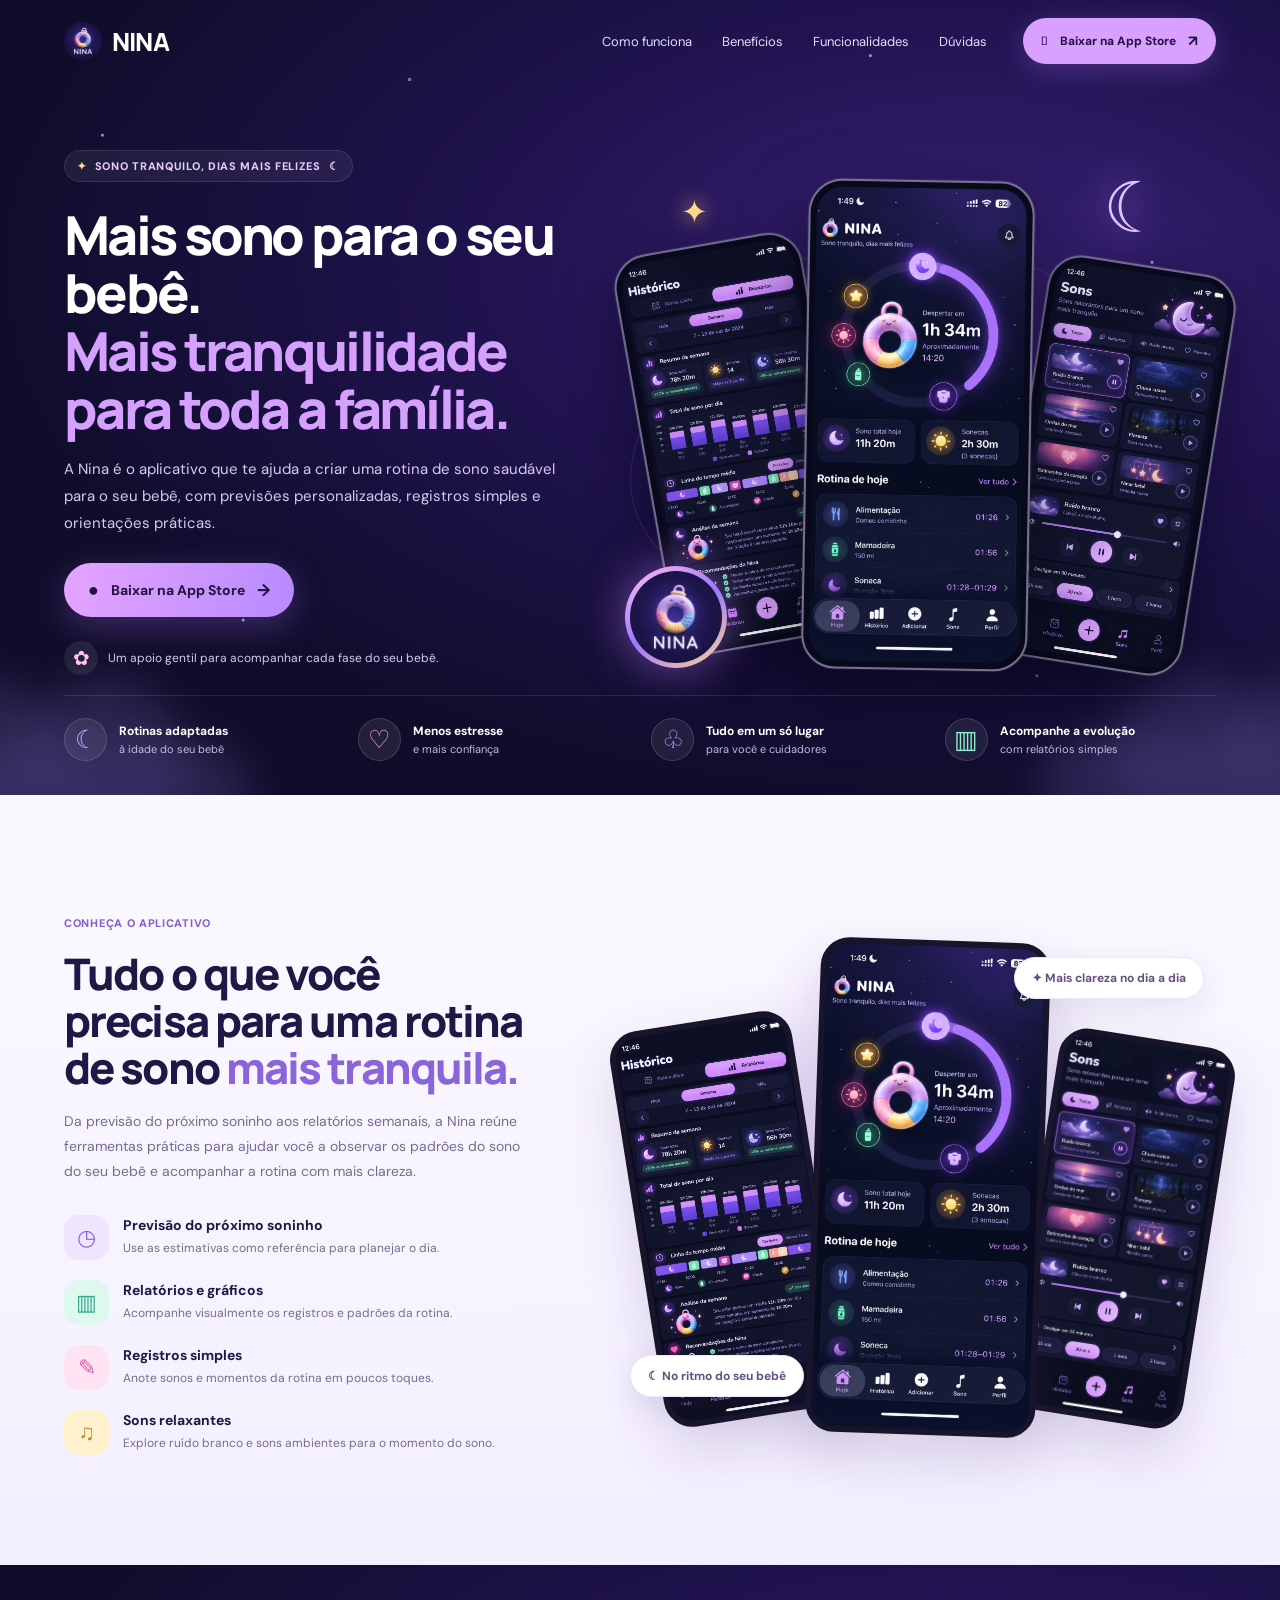
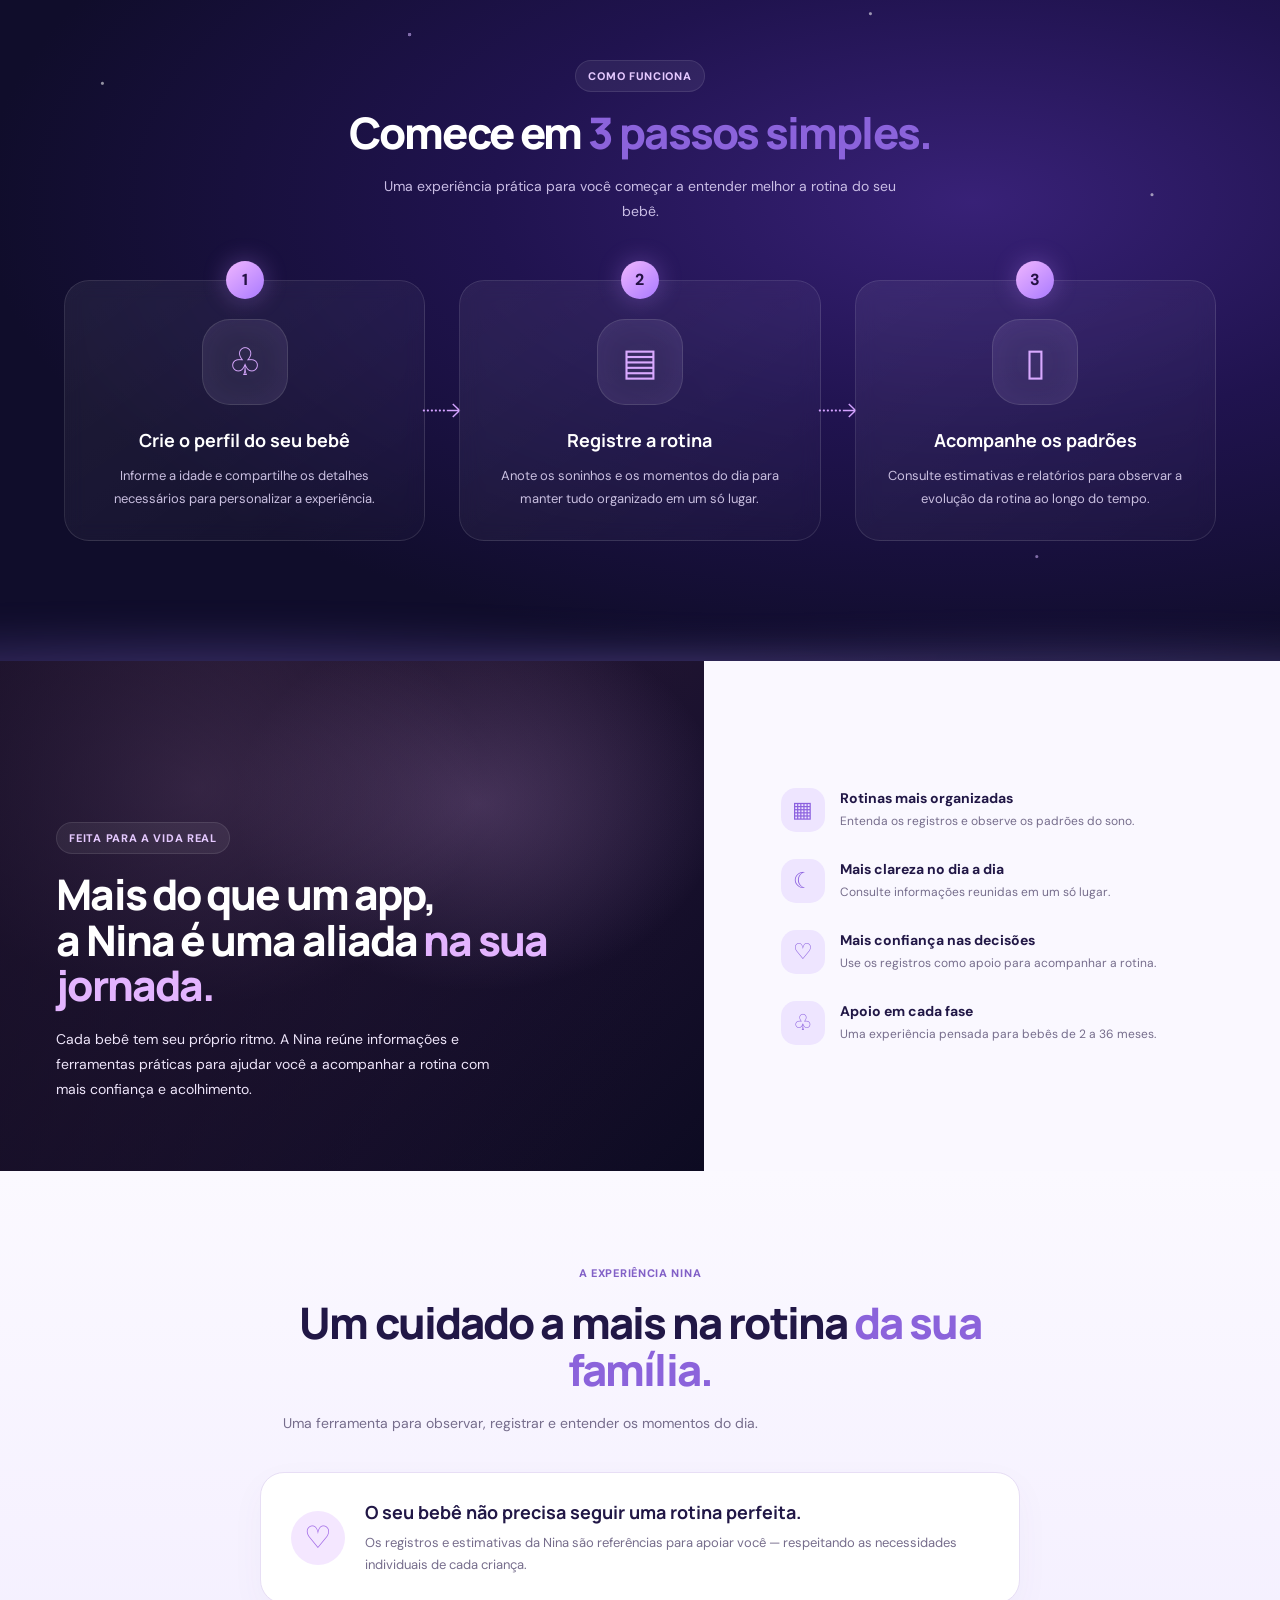
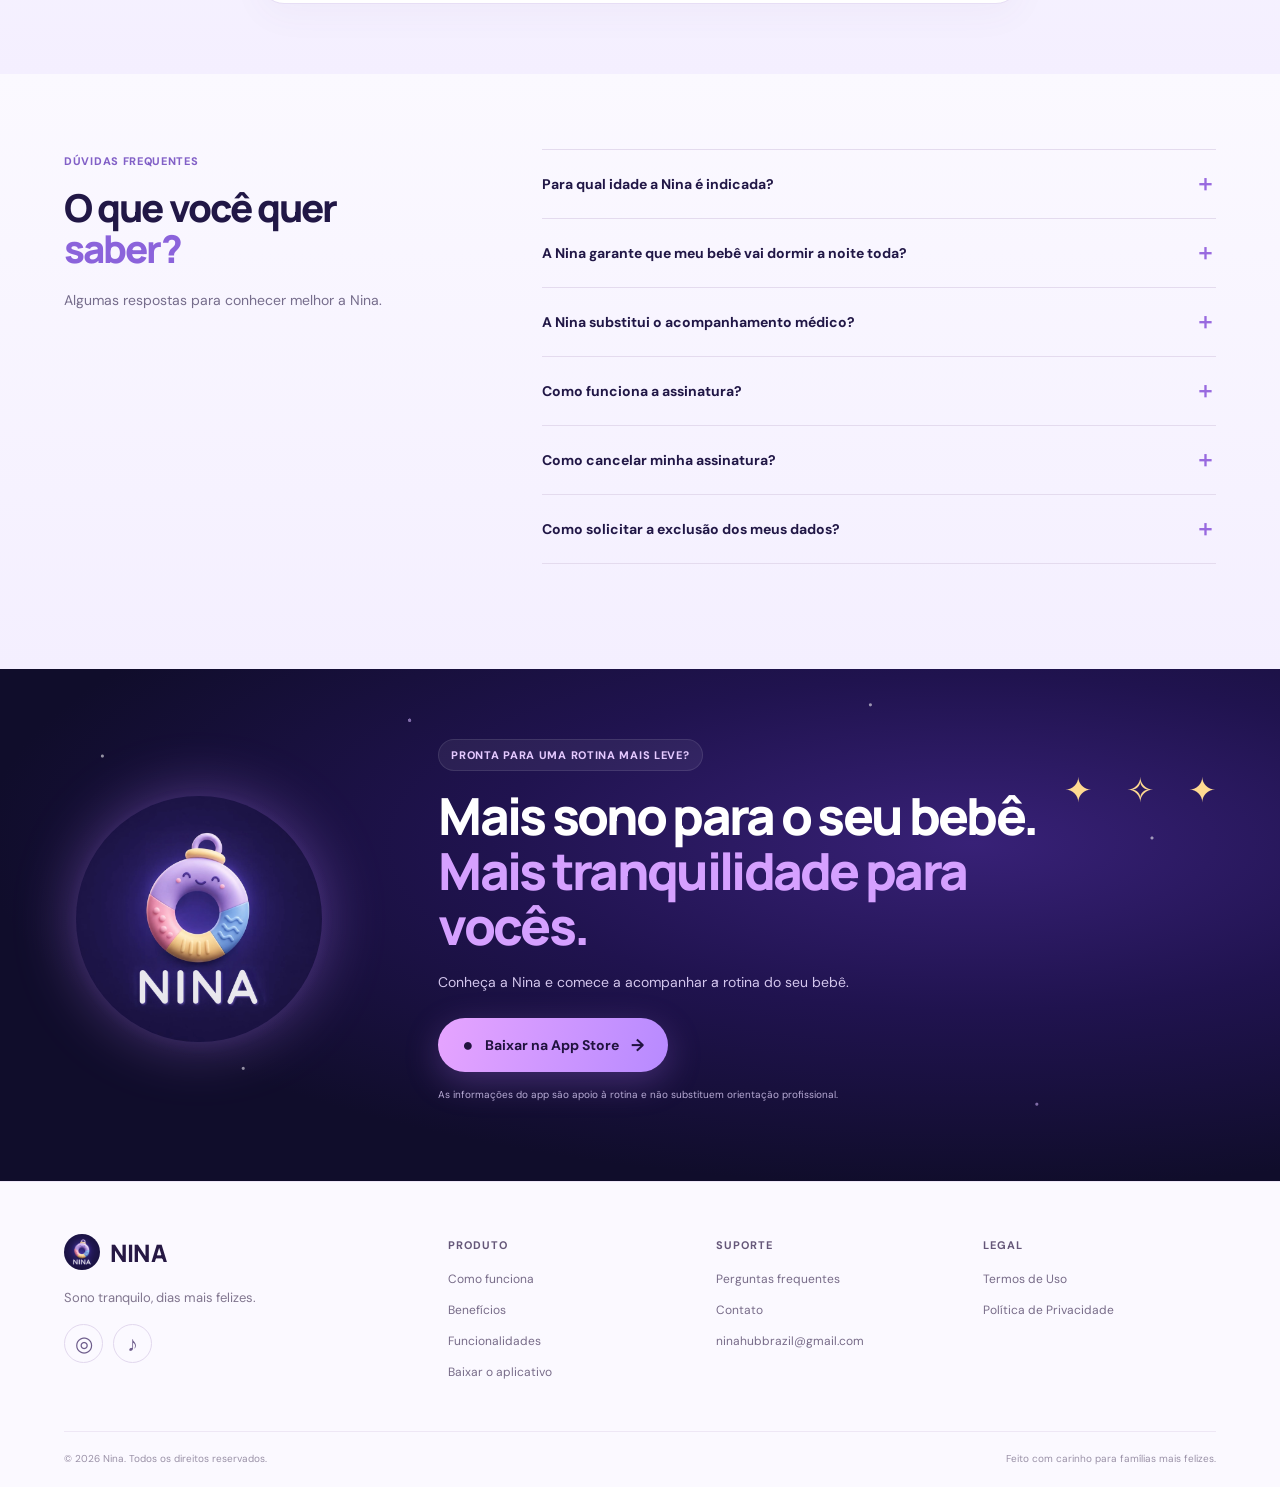
<file: index.html>
<!doctype html>
<html lang="pt-BR">
<head>
  <meta charset="utf-8"><meta name="viewport" content="width=device-width, initial-scale=1">
  <meta name="theme-color" content="#100d2b"><meta name="description" content="Conheça a Nina: acompanhe o sono do seu bebê, entenda a rotina e encontre mais tranquilidade no dia a dia.">
  <meta property="og:title" content="Nina — Mais sono para o seu bebê. Mais tranquilidade para toda a família."><meta property="og:description" content="Acompanhe o sono e a rotina do seu bebê com a Nina.">
  <title>Nina — Sono tranquilo, dias mais felizes</title>
  <link rel="icon" href="./assets/logo-nina.webp" type="image/webp">
  <link rel="preconnect" href="https://fonts.googleapis.com"><link rel="preconnect" href="https://fonts.gstatic.com" crossorigin>
  <link href="https://fonts.googleapis.com/css2?family=DM+Sans:wght@400;500;600;700&family=Manrope:wght@400;500;600;700;800&display=swap" rel="stylesheet">
  <link rel="stylesheet" href="./styles.css">
</head>
<body>
  <header class="header" id="top">
    <a class="brand" href="#top" aria-label="Nina, início"><img src="./assets/logo-nina.webp" alt=""><span>NINA</span></a>
    <nav class="nav" id="nav"><a href="#como-funciona">Como funciona</a><a href="#beneficios">Benefícios</a><a href="#funcionalidades">Funcionalidades</a><a href="#duvidas">Dúvidas</a></nav>
    <a class="button button-nav app-link" data-app-link href="#download"> <span>Baixar na App Store</span><b>↗</b></a>
    <button class="menu-toggle" aria-label="Abrir menu" aria-expanded="false" aria-controls="nav"><span></span><span></span></button>
  </header>

  <main>
    <section class="hero night-scene">
      <div class="stars stars-one" aria-hidden="true"></div><div class="cloud cloud-left" aria-hidden="true"></div><div class="cloud cloud-right" aria-hidden="true"></div>
      <div class="hero-inner wrap">
        <div class="hero-copy reveal">
          <div class="eyebrow eyebrow-dark"><span class="eyebrow-star">✦</span> Sono tranquilo, dias mais felizes <span>☾</span></div>
          <h1>Mais sono para o seu bebê.<br><em>Mais tranquilidade para toda a família.</em></h1>
          <p>A Nina é o aplicativo que te ajuda a criar uma rotina de sono saudável para o seu bebê, com previsões personalizadas, registros simples e orientações práticas.</p>
          <a class="button button-primary app-link" data-app-link href="#download"><span class="apple">●</span> Baixar na App Store <b>→</b></a>
          <div class="hero-note"><span class="mini-teether">✿</span><span>Um apoio gentil para acompanhar cada fase do seu bebê.</span></div>
        </div>
        <div class="hero-art" aria-label="Telas do aplicativo Nina em três celulares">
          <div class="orb orb-large" aria-hidden="true"></div><div class="orbit orbit-a" aria-hidden="true"></div><div class="orbit orbit-b" aria-hidden="true"></div>
          <div class="phone phone-back phone-left float-slow"><div class="phone-screen"><img src="./assets/weekly-report.webp" alt="Relatórios semanais de sono no aplicativo Nina"></div></div>
          <div class="phone phone-main float-gentle"><div class="phone-screen"><img src="./assets/home-screen.webp" alt="Tela Hoje da Nina com previsão do próximo soninho e rotina diária"></div></div>
          <div class="phone phone-back phone-right float-reverse"><div class="phone-screen"><img src="./assets/sounds-screen.webp" alt="Tela de sons relaxantes e ruído branco da Nina"></div></div>
          <div class="teether-float" aria-hidden="true"><img src="./assets/logo-nina.webp" alt=""></div>
          <span class="spark spark-1" aria-hidden="true">✦</span><span class="spark spark-2" aria-hidden="true">✧</span><span class="spark spark-3" aria-hidden="true">✦</span><span class="moon-float" aria-hidden="true">☾</span>
        </div>
      </div>
      <div class="hero-benefits wrap"><div><span class="benefit-icon moon-icon">☾</span><p><b>Rotinas adaptadas</b><small>à idade do seu bebê</small></p></div><div><span class="benefit-icon heart-icon">♡</span><p><b>Menos estresse</b><small>e mais confiança</small></p></div><div><span class="benefit-icon family-icon">♧</span><p><b>Tudo em um só lugar</b><small>para você e cuidadores</small></p></div><div><span class="benefit-icon chart-icon">▥</span><p><b>Acompanhe a evolução</b><small>com relatórios simples</small></p></div></div>
    </section>

    <section class="intro section-light" id="funcionalidades"><div class="wrap intro-grid">
      <div class="intro-copy reveal"><span class="eyebrow">Conheça o aplicativo</span><h2>Tudo o que você precisa para uma rotina de sono <em>mais tranquila.</em></h2><p>Da previsão do próximo soninho aos relatórios semanais, a Nina reúne ferramentas práticas para ajudar você a observar os padrões do sono do seu bebê e acompanhar a rotina com mais clareza.</p>
        <div class="feature-list"><article><span class="feature-icon violet">◷</span><div><h3>Previsão do próximo soninho</h3><p>Use as estimativas como referência para planejar o dia.</p></div></article><article><span class="feature-icon mint">▥</span><div><h3>Relatórios e gráficos</h3><p>Acompanhe visualmente os registros e padrões da rotina.</p></div></article><article><span class="feature-icon pink">✎</span><div><h3>Registros simples</h3><p>Anote sonos e momentos da rotina em poucos toques.</p></div></article><article><span class="feature-icon yellow">♫</span><div><h3>Sons relaxantes</h3><p>Explore ruído branco e sons ambientes para o momento do sono.</p></div></article></div>
      </div>
      <div class="intro-art reveal"><div class="light-glow"></div><div class="mini-phone mini-phone-report"><img src="./assets/weekly-report.webp" alt="Relatório semanal da Nina"></div><div class="mini-phone mini-phone-home"><img src="./assets/home-screen.webp" alt="Tela Hoje da Nina"></div><div class="mini-phone mini-phone-sounds"><img src="./assets/sounds-screen.webp" alt="Sons relaxantes da Nina"></div><div class="floating-chip chip-one">✦ Mais clareza no dia a dia</div><div class="floating-chip chip-two">☾ No ritmo do seu bebê</div></div>
    </div></section>

    <section class="steps night-scene" id="como-funciona"><div class="stars stars-two" aria-hidden="true"></div><div class="wrap"><div class="section-title centered reveal"><span class="eyebrow eyebrow-dark">Como funciona</span><h2>Comece em <em>3 passos simples.</em></h2><p>Uma experiência prática para você começar a entender melhor a rotina do seu bebê.</p></div><div class="steps-grid"><article class="step-card reveal"><span class="step-num">1</span><div class="step-illustration">♧</div><h3>Crie o perfil do seu bebê</h3><p>Informe a idade e compartilhe os detalhes necessários para personalizar a experiência.</p><span class="step-connector">······→</span></article><article class="step-card reveal"><span class="step-num">2</span><div class="step-illustration">▤</div><h3>Registre a rotina</h3><p>Anote os soninhos e os momentos do dia para manter tudo organizado em um só lugar.</p><span class="step-connector">······→</span></article><article class="step-card reveal"><span class="step-num">3</span><div class="step-illustration">▯</div><h3>Acompanhe os padrões</h3><p>Consulte estimativas e relatórios para observar a evolução da rotina ao longo do tempo.</p></article></div></div><div class="bottom-clouds" aria-hidden="true"></div></section>

    <section class="family-section" id="beneficios"><div class="family-photo"><div class="photo-overlay"></div><div class="family-copy reveal"><span class="eyebrow eyebrow-dark">Feita para a vida real</span><h2>Mais do que um app,<br>a Nina é uma aliada <em>na sua jornada.</em></h2><p>Cada bebê tem seu próprio ritmo. A Nina reúne informações e ferramentas práticas para ajudar você a acompanhar a rotina com mais confiança e acolhimento.</p></div></div><div class="benefit-panel"><article><span class="panel-icon">▦</span><div><h3>Rotinas mais organizadas</h3><p>Entenda os registros e observe os padrões do sono.</p></div></article><article><span class="panel-icon">☾</span><div><h3>Mais clareza no dia a dia</h3><p>Consulte informações reunidas em um só lugar.</p></div></article><article><span class="panel-icon">♡</span><div><h3>Mais confiança nas decisões</h3><p>Use os registros como apoio para acompanhar a rotina.</p></div></article><article><span class="panel-icon">♧</span><div><h3>Apoio em cada fase</h3><p>Uma experiência pensada para bebês de 2 a 36 meses.</p></div></article></div></section>

    <section class="testimonials section-light"><div class="wrap"><div class="section-title centered reveal"><span class="eyebrow">A experiência Nina</span><h2>Um cuidado a mais na rotina <em>da sua família.</em></h2><p>Uma ferramenta para observar, registrar e entender os momentos do dia.</p></div><div class="testimonial-note"><span class="note-icon">♡</span><div><h3>O seu bebê não precisa seguir uma rotina perfeita.</h3><p>Os registros e estimativas da Nina são referências para apoiar você — respeitando as necessidades individuais de cada criança.</p></div></div></div></section>

    <section class="faq section-light" id="duvidas"><div class="wrap faq-grid"><div class="section-title reveal"><span class="eyebrow">Dúvidas frequentes</span><h2>O que você quer <em>saber?</em></h2><p>Algumas respostas para conhecer melhor a Nina.</p></div><div class="faq-list reveal"><details><summary>Para qual idade a Nina é indicada?<span>＋</span></summary><p>A Nina foi pensada para famílias com bebês de 2 a 36 meses. Considere as informações do aplicativo de acordo com a fase e as necessidades individuais do seu bebê.</p></details><details><summary>A Nina garante que meu bebê vai dormir a noite toda?<span>＋</span></summary><p>Não. Cada bebê é único e o sono varia por diversos motivos. A Nina ajuda a registrar informações e observar padrões, mas não garante resultados específicos.</p></details><details><summary>A Nina substitui o acompanhamento médico?<span>＋</span></summary><p>Não. A Nina é uma ferramenta de apoio à organização da rotina e não oferece diagnóstico nem substitui a orientação de pediatras ou outros profissionais de saúde.</p></details><details><summary>Como funciona a assinatura?<span>＋</span></summary><p>A Nina oferece planos de assinatura mensal e anual processados pela Apple App Store. As condições, a cobrança e a renovação são apresentadas no fluxo de compra do aplicativo. O teste gratuito de três dias está sujeito às condições exibidas na App Store.</p></details><details><summary>Como cancelar minha assinatura?<span>＋</span></summary><p>As assinaturas compradas pela App Store podem ser gerenciadas nas configurações de assinatura da sua conta Apple. O cancelamento segue as regras e os prazos da Apple.</p></details><details><summary>Como solicitar a exclusão dos meus dados?<span>＋</span></summary><p>Envie uma solicitação para <a href="mailto:ninahubbrazil@gmail.com">ninahubbrazil@gmail.com</a>. A equipe verificará o pedido e responderá sobre os próximos passos.</p></details></div></div></section>

    <section class="final-cta night-scene" id="download"><div class="stars stars-three" aria-hidden="true"></div><div class="wrap final-cta-inner"><div class="cta-teether" aria-hidden="true"><img src="./assets/logo-nina.webp" alt=""></div><div class="final-copy reveal"><span class="eyebrow eyebrow-dark">Pronta para uma rotina mais leve?</span><h2>Mais sono para o seu bebê.<br><em>Mais tranquilidade para vocês.</em></h2><p>Conheça a Nina e comece a acompanhar a rotina do seu bebê.</p><a class="button button-primary app-link" data-app-link href="#download"><span class="apple">●</span> Baixar na App Store <b>→</b></a><small>As informações do app são apoio à rotina e não substituem orientação profissional.</small></div><div class="cta-stars" aria-hidden="true">✦　✧　✦</div></div></section>
  </main>

  <footer class="footer"><div class="wrap footer-grid"><div class="footer-brand"><a class="brand" href="#top"><img src="./assets/logo-nina.webp" alt=""><span>NINA</span></a><p>Sono tranquilo, dias mais felizes.</p><div class="socials"><a href="https://www.instagram.com/ninahub_/" target="_blank" rel="noopener noreferrer" aria-label="Instagram da Nina">◎</a><a href="#" data-tiktok-link aria-label="TikTok da Nina" hidden>♪</a></div></div><div class="footer-col"><h3>PRODUTO</h3><a href="#como-funciona">Como funciona</a><a href="#beneficios">Benefícios</a><a href="#funcionalidades">Funcionalidades</a><a class="app-link" data-app-link href="#download">Baixar o aplicativo</a></div><div class="footer-col"><h3>SUPORTE</h3><a href="#duvidas">Perguntas frequentes</a><a href="mailto:ninahubbrazil@gmail.com">Contato</a><a href="mailto:ninahubbrazil@gmail.com">ninahubbrazil@gmail.com</a></div><div class="footer-col"><h3>LEGAL</h3><a href="./legal.html#termos">Termos de Uso</a><a href="./legal.html#privacidade">Política de Privacidade</a></div><div class="footer-bottom"><span>© <span id="year"></span> Nina. Todos os direitos reservados.</span><span>Feito com carinho para famílias mais felizes.</span></div></div></footer>
  <script src="./script.js" defer></script>
</body></html>
</file>
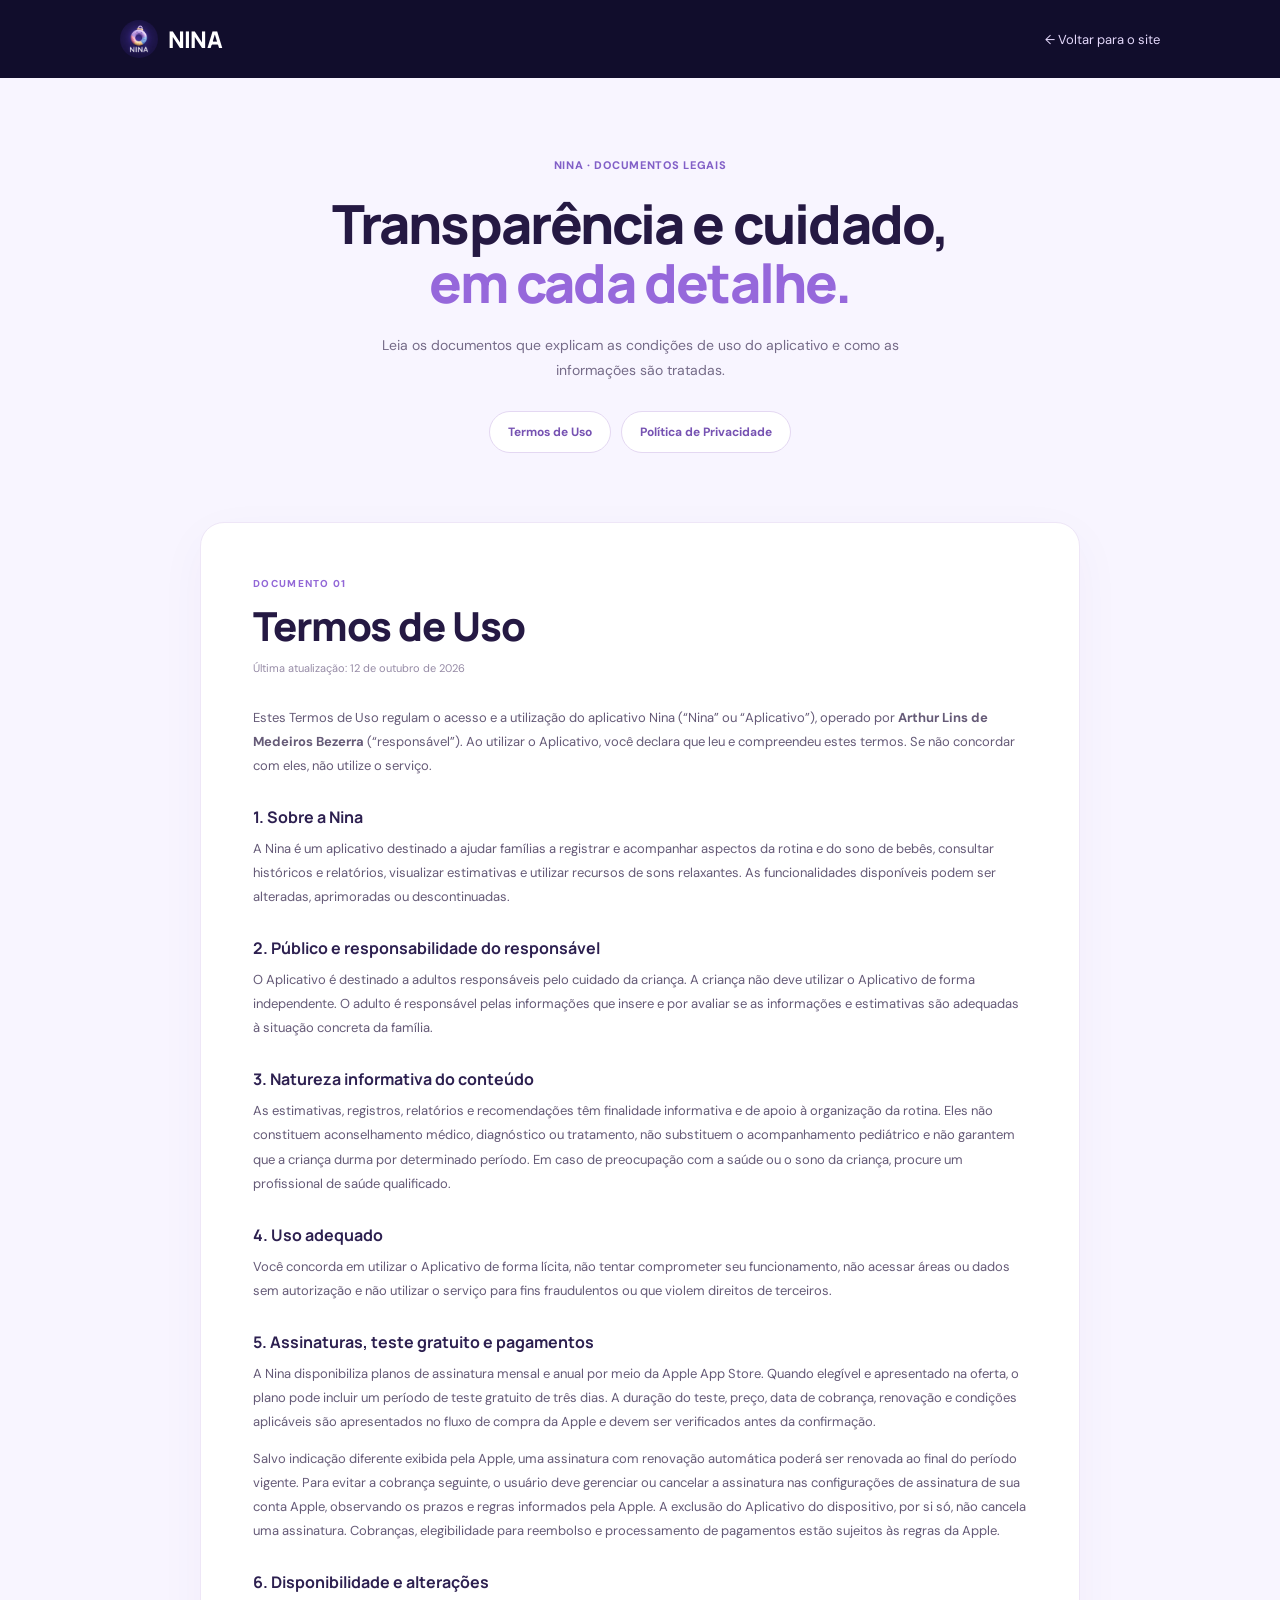
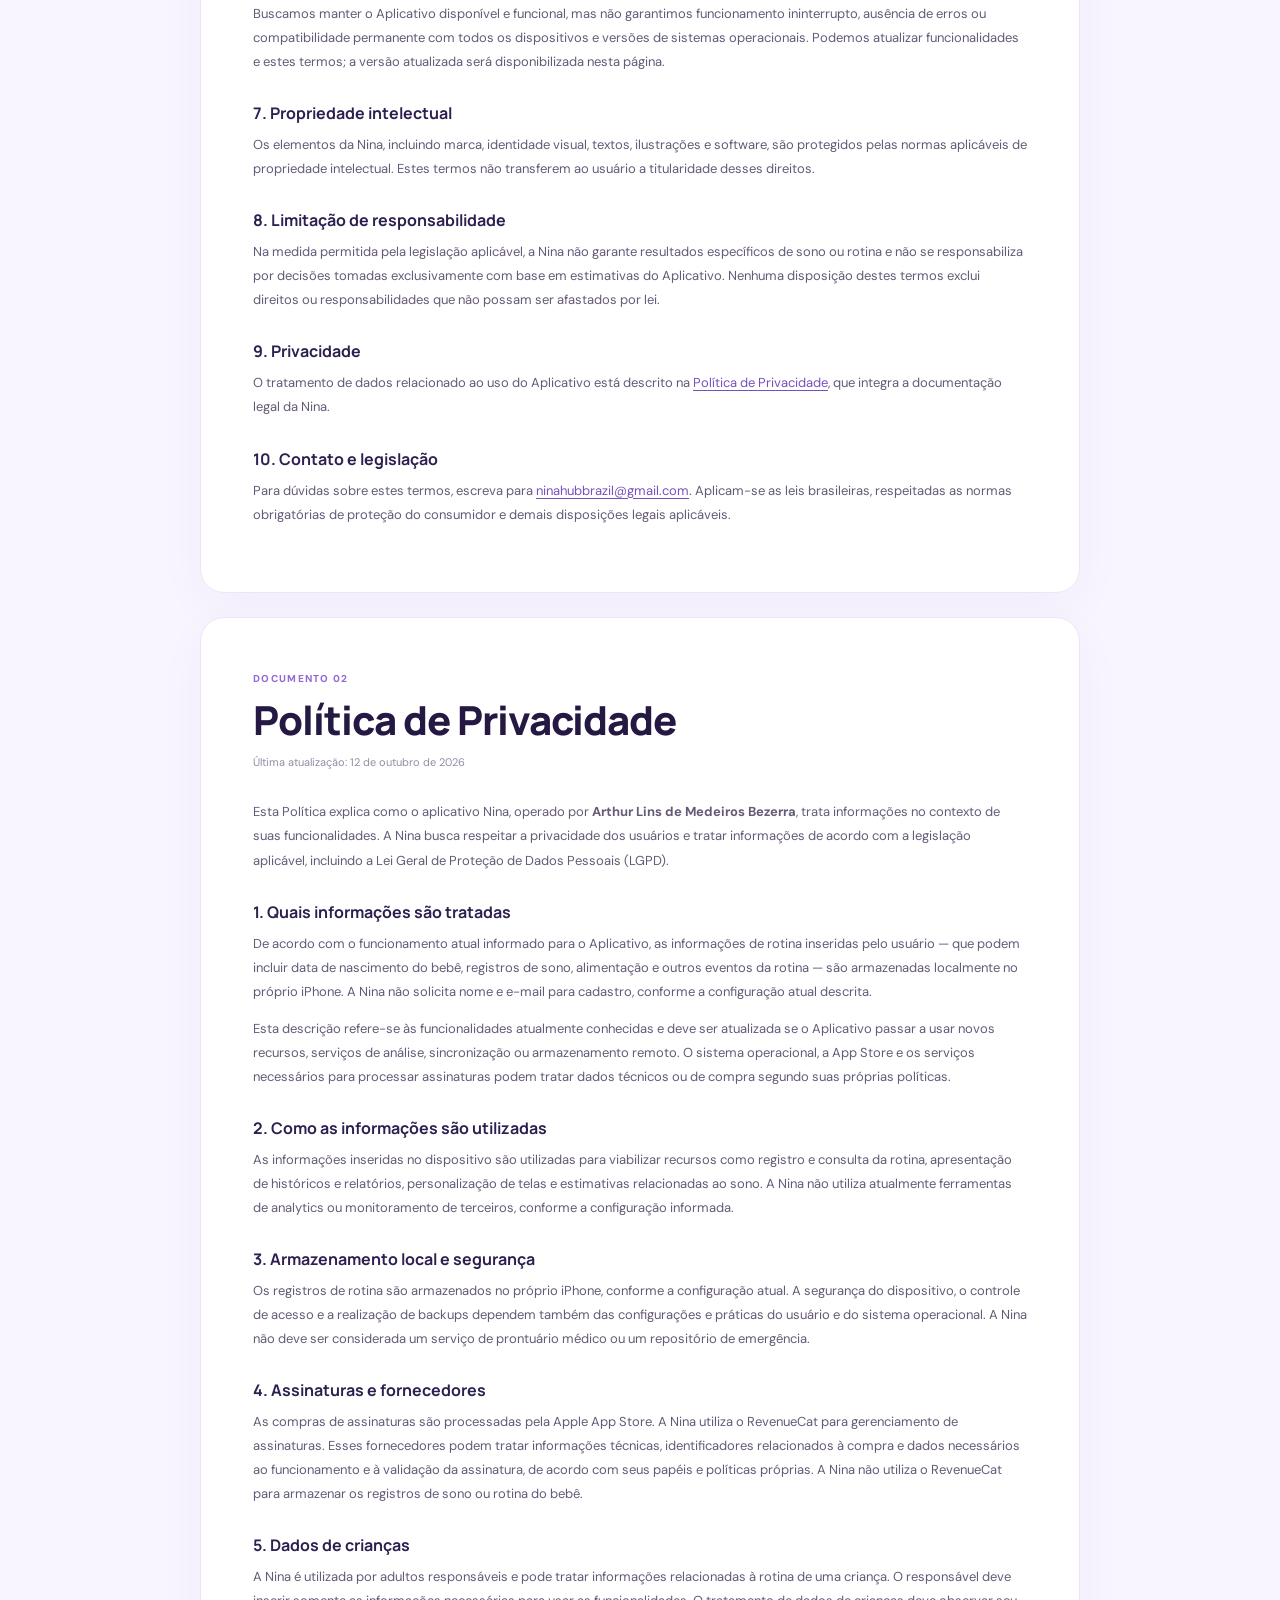
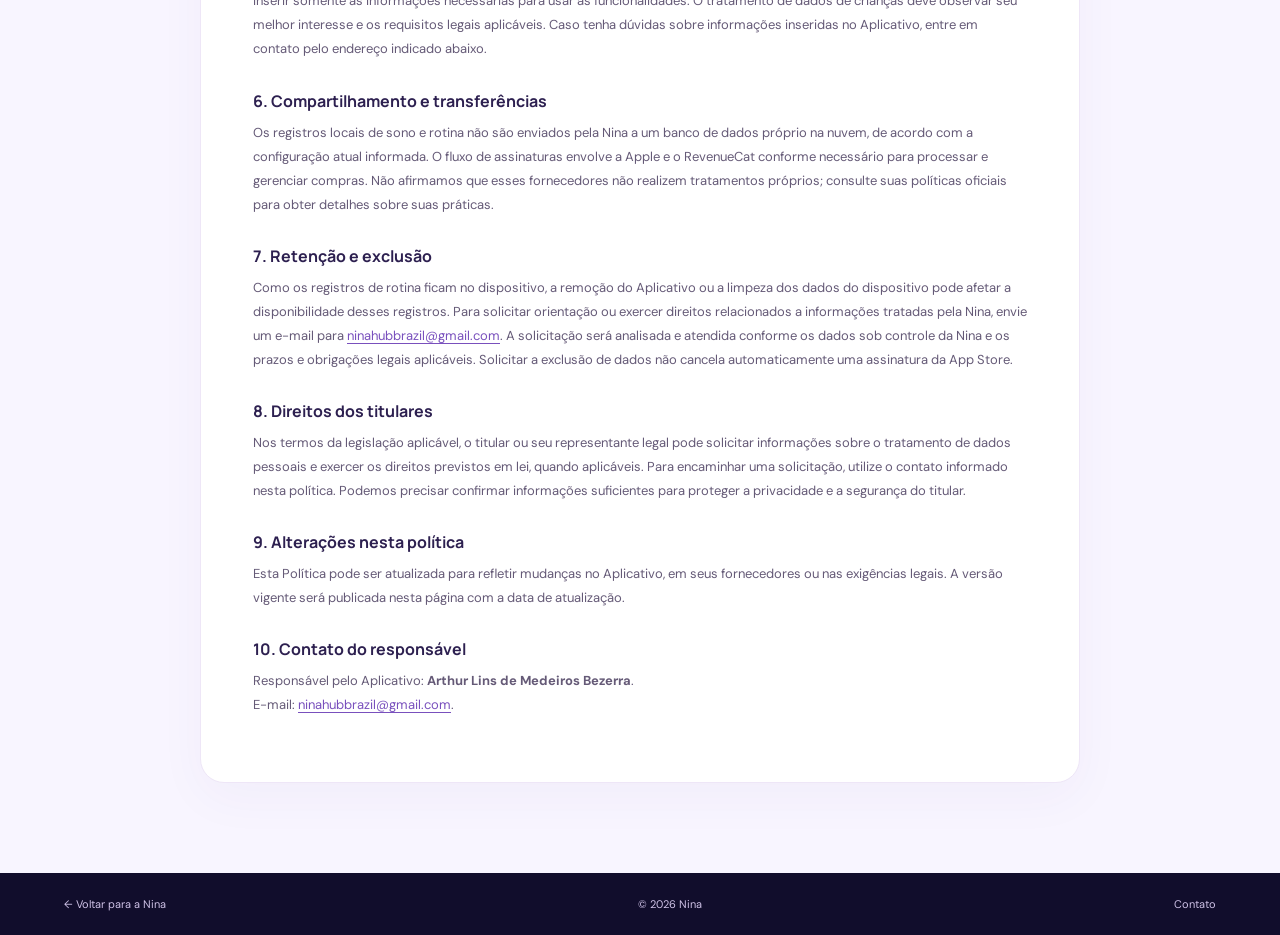
<file: legal.html>
<!doctype html><html lang="pt-BR"><head><meta charset="utf-8"><meta name="viewport" content="width=device-width, initial-scale=1"><meta name="theme-color" content="#100d2b"><meta name="description" content="Termos de Uso e Política de Privacidade do aplicativo Nina."><title>Termos de Uso e Política de Privacidade — Nina</title><link rel="icon" href="./assets/logo-nina.webp" type="image/webp"><link rel="preconnect" href="https://fonts.googleapis.com"><link rel="preconnect" href="https://fonts.gstatic.com" crossorigin><link href="https://fonts.googleapis.com/css2?family=DM+Sans:wght@400;500;600;700&family=Manrope:wght@600;700;800&display=swap" rel="stylesheet"><link rel="stylesheet" href="./styles.css"><link rel="stylesheet" href="./legal.css"></head><body class="legal-body"><header class="legal-header"><a class="brand" href="./index.html"><img src="./assets/logo-nina.webp" alt=""><span>NINA</span></a><a class="legal-back" href="./index.html">← Voltar para o site</a></header><main class="legal-main"><div class="legal-hero"><span class="eyebrow">NINA · DOCUMENTOS LEGAIS</span><h1>Transparência e cuidado,<br><em>em cada detalhe.</em></h1><p>Leia os documentos que explicam as condições de uso do aplicativo e como as informações são tratadas.</p><nav class="legal-tabs"><a href="#termos">Termos de Uso</a><a href="#privacidade">Política de Privacidade</a></nav></div>
<section class="legal-document" id="termos"><p class="legal-kicker">DOCUMENTO 01</p><h2>Termos de Uso</h2><p class="updated">Última atualização: 12 de outubro de 2026</p><p>Estes Termos de Uso regulam o acesso e a utilização do aplicativo Nina (“Nina” ou “Aplicativo”), operado por <strong>Arthur Lins de Medeiros Bezerra</strong> (“responsável”). Ao utilizar o Aplicativo, você declara que leu e compreendeu estes termos. Se não concordar com eles, não utilize o serviço.</p>
<h3>1. Sobre a Nina</h3><p>A Nina é um aplicativo destinado a ajudar famílias a registrar e acompanhar aspectos da rotina e do sono de bebês, consultar históricos e relatórios, visualizar estimativas e utilizar recursos de sons relaxantes. As funcionalidades disponíveis podem ser alteradas, aprimoradas ou descontinuadas.</p>
<h3>2. Público e responsabilidade do responsável</h3><p>O Aplicativo é destinado a adultos responsáveis pelo cuidado da criança. A criança não deve utilizar o Aplicativo de forma independente. O adulto é responsável pelas informações que insere e por avaliar se as informações e estimativas são adequadas à situação concreta da família.</p>
<h3>3. Natureza informativa do conteúdo</h3><p>As estimativas, registros, relatórios e recomendações têm finalidade informativa e de apoio à organização da rotina. Eles não constituem aconselhamento médico, diagnóstico ou tratamento, não substituem o acompanhamento pediátrico e não garantem que a criança durma por determinado período. Em caso de preocupação com a saúde ou o sono da criança, procure um profissional de saúde qualificado.</p>
<h3>4. Uso adequado</h3><p>Você concorda em utilizar o Aplicativo de forma lícita, não tentar comprometer seu funcionamento, não acessar áreas ou dados sem autorização e não utilizar o serviço para fins fraudulentos ou que violem direitos de terceiros.</p>
<h3>5. Assinaturas, teste gratuito e pagamentos</h3><p>A Nina disponibiliza planos de assinatura mensal e anual por meio da Apple App Store. Quando elegível e apresentado na oferta, o plano pode incluir um período de teste gratuito de três dias. A duração do teste, preço, data de cobrança, renovação e condições aplicáveis são apresentados no fluxo de compra da Apple e devem ser verificados antes da confirmação.</p><p>Salvo indicação diferente exibida pela Apple, uma assinatura com renovação automática poderá ser renovada ao final do período vigente. Para evitar a cobrança seguinte, o usuário deve gerenciar ou cancelar a assinatura nas configurações de assinatura de sua conta Apple, observando os prazos e regras informados pela Apple. A exclusão do Aplicativo do dispositivo, por si só, não cancela uma assinatura. Cobranças, elegibilidade para reembolso e processamento de pagamentos estão sujeitos às regras da Apple.</p>
<h3>6. Disponibilidade e alterações</h3><p>Buscamos manter o Aplicativo disponível e funcional, mas não garantimos funcionamento ininterrupto, ausência de erros ou compatibilidade permanente com todos os dispositivos e versões de sistemas operacionais. Podemos atualizar funcionalidades e estes termos; a versão atualizada será disponibilizada nesta página.</p>
<h3>7. Propriedade intelectual</h3><p>Os elementos da Nina, incluindo marca, identidade visual, textos, ilustrações e software, são protegidos pelas normas aplicáveis de propriedade intelectual. Estes termos não transferem ao usuário a titularidade desses direitos.</p>
<h3>8. Limitação de responsabilidade</h3><p>Na medida permitida pela legislação aplicável, a Nina não garante resultados específicos de sono ou rotina e não se responsabiliza por decisões tomadas exclusivamente com base em estimativas do Aplicativo. Nenhuma disposição destes termos exclui direitos ou responsabilidades que não possam ser afastados por lei.</p>
<h3>9. Privacidade</h3><p>O tratamento de dados relacionado ao uso do Aplicativo está descrito na <a href="#privacidade">Política de Privacidade</a>, que integra a documentação legal da Nina.</p>
<h3>10. Contato e legislação</h3><p>Para dúvidas sobre estes termos, escreva para <a href="mailto:ninahubbrazil@gmail.com">ninahubbrazil@gmail.com</a>. Aplicam-se as leis brasileiras, respeitadas as normas obrigatórias de proteção do consumidor e demais disposições legais aplicáveis.</p></section>
<section class="legal-document" id="privacidade"><p class="legal-kicker">DOCUMENTO 02</p><h2>Política de Privacidade</h2><p class="updated">Última atualização: 12 de outubro de 2026</p><p>Esta Política explica como o aplicativo Nina, operado por <strong>Arthur Lins de Medeiros Bezerra</strong>, trata informações no contexto de suas funcionalidades. A Nina busca respeitar a privacidade dos usuários e tratar informações de acordo com a legislação aplicável, incluindo a Lei Geral de Proteção de Dados Pessoais (LGPD).</p>
<h3>1. Quais informações são tratadas</h3><p>De acordo com o funcionamento atual informado para o Aplicativo, as informações de rotina inseridas pelo usuário — que podem incluir data de nascimento do bebê, registros de sono, alimentação e outros eventos da rotina — são armazenadas localmente no próprio iPhone. A Nina não solicita nome e e-mail para cadastro, conforme a configuração atual descrita.</p><p>Esta descrição refere-se às funcionalidades atualmente conhecidas e deve ser atualizada se o Aplicativo passar a usar novos recursos, serviços de análise, sincronização ou armazenamento remoto. O sistema operacional, a App Store e os serviços necessários para processar assinaturas podem tratar dados técnicos ou de compra segundo suas próprias políticas.</p>
<h3>2. Como as informações são utilizadas</h3><p>As informações inseridas no dispositivo são utilizadas para viabilizar recursos como registro e consulta da rotina, apresentação de históricos e relatórios, personalização de telas e estimativas relacionadas ao sono. A Nina não utiliza atualmente ferramentas de analytics ou monitoramento de terceiros, conforme a configuração informada.</p>
<h3>3. Armazenamento local e segurança</h3><p>Os registros de rotina são armazenados no próprio iPhone, conforme a configuração atual. A segurança do dispositivo, o controle de acesso e a realização de backups dependem também das configurações e práticas do usuário e do sistema operacional. A Nina não deve ser considerada um serviço de prontuário médico ou um repositório de emergência.</p>
<h3>4. Assinaturas e fornecedores</h3><p>As compras de assinaturas são processadas pela Apple App Store. A Nina utiliza o RevenueCat para gerenciamento de assinaturas. Esses fornecedores podem tratar informações técnicas, identificadores relacionados à compra e dados necessários ao funcionamento e à validação da assinatura, de acordo com seus papéis e políticas próprias. A Nina não utiliza o RevenueCat para armazenar os registros de sono ou rotina do bebê.</p>
<h3>5. Dados de crianças</h3><p>A Nina é utilizada por adultos responsáveis e pode tratar informações relacionadas à rotina de uma criança. O responsável deve inserir somente as informações necessárias para usar as funcionalidades. O tratamento de dados de crianças deve observar seu melhor interesse e os requisitos legais aplicáveis. Caso tenha dúvidas sobre informações inseridas no Aplicativo, entre em contato pelo endereço indicado abaixo.</p>
<h3>6. Compartilhamento e transferências</h3><p>Os registros locais de sono e rotina não são enviados pela Nina a um banco de dados próprio na nuvem, de acordo com a configuração atual informada. O fluxo de assinaturas envolve a Apple e o RevenueCat conforme necessário para processar e gerenciar compras. Não afirmamos que esses fornecedores não realizem tratamentos próprios; consulte suas políticas oficiais para obter detalhes sobre suas práticas.</p>
<h3>7. Retenção e exclusão</h3><p>Como os registros de rotina ficam no dispositivo, a remoção do Aplicativo ou a limpeza dos dados do dispositivo pode afetar a disponibilidade desses registros. Para solicitar orientação ou exercer direitos relacionados a informações tratadas pela Nina, envie um e-mail para <a href="mailto:ninahubbrazil@gmail.com">ninahubbrazil@gmail.com</a>. A solicitação será analisada e atendida conforme os dados sob controle da Nina e os prazos e obrigações legais aplicáveis. Solicitar a exclusão de dados não cancela automaticamente uma assinatura da App Store.</p>
<h3>8. Direitos dos titulares</h3><p>Nos termos da legislação aplicável, o titular ou seu representante legal pode solicitar informações sobre o tratamento de dados pessoais e exercer os direitos previstos em lei, quando aplicáveis. Para encaminhar uma solicitação, utilize o contato informado nesta política. Podemos precisar confirmar informações suficientes para proteger a privacidade e a segurança do titular.</p>
<h3>9. Alterações nesta política</h3><p>Esta Política pode ser atualizada para refletir mudanças no Aplicativo, em seus fornecedores ou nas exigências legais. A versão vigente será publicada nesta página com a data de atualização.</p>
<h3>10. Contato do responsável</h3><p>Responsável pelo Aplicativo: <strong>Arthur Lins de Medeiros Bezerra</strong>.<br>E-mail: <a href="mailto:ninahubbrazil@gmail.com">ninahubbrazil@gmail.com</a>.</p></section>
</main><footer class="legal-footer"><a href="./index.html">← Voltar para a Nina</a><span>© <span id="year"></span> Nina</span><a href="mailto:ninahubbrazil@gmail.com">Contato</a></footer><script>document.getElementById('year').textContent=new Date().getFullYear();</script></body></html>
</file>
<file: styles.css>
:root{--night:#100d2b;--night2:#211456;--purple:#a66cff;--lilac:#dda6ff;--pale:#f8f5ff;--ink:#211746;--muted:#766d8c;--line:#e9e1f5;--white:#fff;--mint:#8ff0cf;--pink:#ff9fd5;--yellow:#ffdb78}*{box-sizing:border-box}html{scroll-behavior:smooth;scroll-padding-top:90px}body{margin:0;font-family:'DM Sans',sans-serif;color:var(--ink);background:var(--pale);overflow-x:hidden}body.menu-open{overflow:hidden}a{color:inherit;text-decoration:none}img{max-width:100%}button{font:inherit}.wrap{width:min(1200px,90%);margin-inline:auto}.header{height:82px;padding:0 max(5%,calc((100% - 1320px)/2));display:flex;align-items:center;gap:36px;position:absolute;z-index:20;top:0;left:0;width:100%;color:white}.brand{display:inline-flex;align-items:center;gap:10px;font:800 25px 'Manrope',sans-serif;letter-spacing:-.8px;color:inherit;flex-shrink:0}.brand img{width:38px;height:38px;object-fit:cover;border-radius:50%}.nav{display:flex;gap:30px;margin-left:auto;align-items:center}.nav a{font-size:13px;color:#e4ddfa;transition:color .2s}.nav a:hover{color:#fff}.button{display:inline-flex;align-items:center;justify-content:center;gap:12px;border:0;border-radius:999px;padding:16px 24px;font-weight:700;font-size:14px;transition:transform .25s,box-shadow .25s,background .25s;cursor:pointer}.button:hover{transform:translateY(-3px);box-shadow:0 12px 35px #9f69ff55}.button-nav{font-size:12px;padding:13px 18px;background:#d9a0ff;color:#211144;box-shadow:0 6px 28px #b37bff45}.button-nav b{font-size:15px}.button-primary{background:linear-gradient(105deg,#e6a4ff,#b78aff);color:#21133f;box-shadow:0 10px 34px #b77bff45}.button-primary .apple{font-size:18px;line-height:1}.button-primary b{font-size:17px}.menu-toggle{display:none}.night-scene{position:relative;color:#fff;background:radial-gradient(ellipse at 76% 34%,#382177 0%,#20134f 35%,#100d2b 72%);overflow:hidden}.hero{padding:130px 0 30px;min-height:770px}.hero-inner{display:grid;grid-template-columns:.91fr 1.09fr;align-items:center;gap:10px;position:relative;z-index:2;min-height:560px}.hero-copy{position:relative;z-index:5;padding:20px 0}.eyebrow{display:inline-flex;align-items:center;gap:8px;font-size:11px;font-weight:800;letter-spacing:.7px;text-transform:uppercase;color:#8260c7}.eyebrow-dark{color:#e5c9ff;background:#ffffff10;border:1px solid #ffffff18;border-radius:999px;padding:8px 12px}.eyebrow-star{color:#ffd984}.hero h1,.section-title h2,.intro h2,.family-copy h2,.final-copy h2{font:800 clamp(42px,4.2vw,63px)/1.08 'Manrope',sans-serif;letter-spacing:-2.7px;margin:24px 0 18px}.hero h1 em,.section-title h2 em,.intro h2 em,.family-copy h2 em,.final-copy h2 em{font-style:normal;color:#d5a0ff}.hero-copy>p{max-width:500px;color:#d5cbed;font-size:15px;line-height:1.8;margin:0 0 26px}.hero-note{display:flex;align-items:center;gap:10px;color:#d6c8f1;font-size:12px;margin-top:24px}.mini-teether{width:34px;height:34px;border-radius:50%;display:grid;place-items:center;background:#ffffff14;color:#ffc6e9;font-size:20px}.hero-art{height:555px;position:relative;isolation:isolate}.orb{position:absolute;border-radius:50%;filter:blur(3px)}.orb-large{width:410px;aspect-ratio:1;left:19%;top:9%;background:radial-gradient(circle,#a45dff55,#8051e51d 50%,transparent 70%);z-index:-2}.orbit{position:absolute;border:1px solid #c69bff27;border-radius:50%;transform:rotate(-22deg)}.orbit-a{width:500px;height:310px;top:24%;left:4%}.orbit-b{width:400px;height:270px;top:28%;left:14%;transform:rotate(43deg)}.phone{position:absolute;background:#08091a;border:2px solid #77718f;border-radius:34px;padding:6px;box-shadow:0 25px 65px #03020f88,0 0 0 1px #ffffff18;overflow:hidden}.phone-screen{height:100%;width:100%;border-radius:27px;overflow:hidden;background:#100d2b}.phone-screen img{width:100%;height:100%;object-fit:cover;object-position:top;display:block}.phone-main{height:490px;width:226px;left:34%;top:8%;z-index:4;transform:rotate(1deg)}.phone-back{height:405px;width:190px;top:19%;opacity:.95}.phone-left{left:8%;transform:rotate(-10deg);z-index:2}.phone-right{right:1%;top:23%;transform:rotate(9deg);z-index:1}.teether-float{position:absolute;z-index:5;width:102px;height:102px;left:5%;bottom:4%;border-radius:50%;padding:5px;background:linear-gradient(145deg,#ffc0f0,#9e75ff,#ffdc8d);box-shadow:0 0 45px #be7aff8a;animation:diagonalFloat 7s ease-in-out infinite}.teether-float img{width:100%;height:100%;object-fit:cover;border-radius:50%}.spark{position:absolute;color:#ffdb8c;text-shadow:0 0 20px #ffc86e;font-size:32px;animation:twinkle 3s ease-in-out infinite}.spark-1{top:10%;left:14%}.spark-2{top:26%;right:5%;font-size:24px;animation-delay:.8s}.spark-3{bottom:15%;right:6%;font-size:29px;animation-delay:1.4s}.moon-float{position:absolute;right:8%;top:5%;font-size:70px;color:#e2c2ff;text-shadow:0 0 38px #b78bff;animation:moonDrift 8s ease-in-out infinite}.hero-benefits{position:relative;z-index:4;display:grid;grid-template-columns:repeat(4,1fr);gap:22px;padding:22px 0 4px;border-top:1px solid #ffffff19}.hero-benefits>div{display:flex;align-items:center;gap:12px}.benefit-icon{width:43px;height:43px;border-radius:50%;display:grid;place-items:center;font-size:25px;flex:none;background:#ffffff13;border:1px solid #ffffff24}.moon-icon{color:#c8a5ff}.heart-icon{color:#ff9fda}.family-icon{color:#a8a1ff}.chart-icon{color:#8df0cb}.hero-benefits p{margin:0;display:grid;gap:3px}.hero-benefits b{font-size:12px}.hero-benefits small{font-size:11px;color:#c3b8df}.stars{position:absolute;inset:0;pointer-events:none;opacity:.55;background-image:radial-gradient(circle at 8% 17%,#fff 1px,transparent 2px),radial-gradient(circle at 32% 10%,#d5b7ff 1.5px,transparent 2px),radial-gradient(circle at 68% 7%,#fff 1px,transparent 2px),radial-gradient(circle at 90% 33%,#fff 1px,transparent 2px),radial-gradient(circle at 56% 61%,#d5b7ff 1px,transparent 2px),radial-gradient(circle at 19% 78%,#fff 1px,transparent 2px),radial-gradient(circle at 81% 85%,#d5b7ff 1px,transparent 2px)}.cloud{position:absolute;width:420px;height:100px;border-radius:100px;background:linear-gradient(0deg,#7560cb88,#b7a3ff55);filter:blur(20px);opacity:.45}.cloud:before,.cloud:after{content:"";position:absolute;background:inherit;border-radius:50%;width:160px;height:160px;top:-65px}.cloud:before{left:70px}.cloud:after{right:65px}.cloud-left{left:-170px;bottom:-48px}.cloud-right{right:-180px;bottom:-40px}.section-light{background:linear-gradient(180deg,#fbf9ff,#f4efff)}.intro{padding:105px 0 100px;overflow:hidden}.intro-grid{display:grid;grid-template-columns:.86fr 1.14fr;align-items:center;gap:7%}.intro h2,.family-copy h2,.section-title h2{font-size:clamp(35px,3.4vw,49px);letter-spacing:-1.9px;margin:18px 0}.intro h2 em,.section-title h2 em{color:#8b63db}.intro-copy>p,.section-title>p{color:var(--muted);font-size:14px;line-height:1.8;max-width:520px}.feature-list{display:grid;gap:20px;margin-top:30px}.feature-list article{display:flex;gap:14px;align-items:flex-start}.feature-icon{width:45px;height:45px;border-radius:15px;display:grid;place-items:center;font-size:22px;flex:none}.violet{background:#eee5ff;color:#8e64e6}.mint{background:#ddf8ef;color:#35a888}.pink{background:#ffe3f2;color:#d963a7}.yellow{background:#fff1ce;color:#c48b29}.feature-list h3,.benefit-panel h3{font-size:14px;margin:1px 0 5px}.feature-list p,.benefit-panel p{font-size:12px;line-height:1.6;color:var(--muted);margin:0}.intro-art{height:565px;position:relative;isolation:isolate}.light-glow{position:absolute;inset:8% 4%;border-radius:50%;background:radial-gradient(circle,#ddc8ff99,transparent 68%);filter:blur(15px);z-index:-1}.mini-phone{position:absolute;overflow:hidden;border:6px solid #18152b;border-radius:29px;background:#100d2b;box-shadow:0 24px 55px #4a32752e}.mini-phone img{display:block;width:100%;height:100%;object-fit:cover;object-position:top}.mini-phone-home{width:230px;height:495px;left:34%;top:7%;z-index:3;transform:rotate(2deg)}.mini-phone-report{width:184px;height:400px;left:5%;top:21%;z-index:2;transform:rotate(-9deg)}.mini-phone-sounds{width:178px;height:385px;right:1%;top:24%;z-index:1;transform:rotate(9deg)}.floating-chip{position:absolute;z-index:5;background:#fff;border:1px solid #eee5fa;border-radius:999px;padding:12px 17px;font-size:12px;font-weight:700;color:#655083;box-shadow:0 10px 30px #4d34721c;animation:diagonalFloat 7s ease-in-out infinite}.chip-one{top:10%;right:2%}.chip-two{bottom:12%;left:4%;animation-delay:-3s}.steps{padding:95px 0 120px}.centered{text-align:center;max-width:760px;margin:0 auto 55px}.section-title h2{margin-top:17px}.steps .section-title h2{color:white}.steps .section-title p{color:#c9bde5;margin-inline:auto}.steps-grid{display:grid;grid-template-columns:repeat(3,1fr);gap:34px;position:relative;z-index:2}.step-card{position:relative;text-align:center;padding:25px 25px 30px;border:1px solid #ffffff1c;background:linear-gradient(145deg,#ffffff10,#ffffff05);border-radius:25px;backdrop-filter:blur(10px)}.step-num{width:38px;height:38px;border-radius:50%;display:grid;place-items:center;margin:-45px auto 20px;background:linear-gradient(140deg,#f0b6ff,#a97aff);color:#241244;font-weight:800;box-shadow:0 0 25px #bd83ff55}.step-illustration{width:86px;height:86px;border-radius:28px;background:#ffffff10;border:1px solid #ffffff20;color:#d9a9ff;font-size:38px;display:grid;place-items:center;margin:0 auto 23px;box-shadow:inset 0 0 30px #b17cff13}.step-card h3{font:700 18px 'Manrope',sans-serif;margin:0 0 12px}.step-card p{font-size:13px;line-height:1.8;color:#c9bfe0;margin:0}.step-connector{position:absolute;right:-37px;top:45%;color:#d4a3ff;font-size:19px;z-index:3}.bottom-clouds{position:absolute;bottom:-60px;left:-5%;width:110%;height:120px;background:radial-gradient(ellipse at 20% 100%,#8e71df88,transparent 60%),radial-gradient(ellipse at 80% 100%,#a98fff77,transparent 55%);filter:blur(14px)}.family-section{display:grid;grid-template-columns:1.1fr .9fr;background:#fff}.family-photo{position:relative;min-height:510px;display:flex;align-items:flex-end;padding:55px 8%;background:radial-gradient(ellipse at 68% 28%,#b88cce55,transparent 36%),radial-gradient(ellipse at 28% 25%,#a87bb155,transparent 40%),linear-gradient(135deg,#36203f,#18102d 70%,#0d0b22)}.photo-overlay{position:absolute;inset:0;background:linear-gradient(90deg,#110c23a8,transparent)}.family-copy{position:relative;z-index:1;max-width:520px;color:white}.family-copy h2{font-size:clamp(34px,3.3vw,48px)}.family-copy h2 em{color:#e3b4ff}.family-copy p{font-size:14px;line-height:1.8;color:#eee5fa;max-width:440px}.benefit-panel{padding:65px clamp(25px,6vw,85px);display:grid;align-content:center;gap:27px;background:#faf8ff}.benefit-panel article{display:flex;gap:15px;align-items:flex-start}.panel-icon{width:44px;height:44px;border-radius:15px;display:grid;place-items:center;background:#eee5ff;color:#8c61df;font-size:22px;flex:none}.testimonials{padding:90px 0 70px}.testimonials .centered{margin-bottom:35px}.testimonial-note{max-width:760px;margin:auto;display:flex;align-items:center;gap:20px;padding:27px 30px;border:1px solid #e7def5;border-radius:24px;background:#fff;box-shadow:0 12px 35px #6b4b8b0a}.note-icon{width:54px;height:54px;display:grid;place-items:center;border-radius:50%;background:#f4e7ff;color:#a36de7;font-size:31px;flex:none}.testimonial-note h3{font:700 18px 'Manrope',sans-serif;margin:0 0 8px}.testimonial-note p{font-size:13px;line-height:1.7;color:var(--muted);margin:0}.faq{padding:75px 0 105px}.faq-grid{display:grid;grid-template-columns:.7fr 1.3fr;gap:10%}.faq .section-title{margin:0}.faq .section-title h2{font-size:clamp(35px,3vw,44px)}.faq-list details{border-bottom:1px solid #e4dbee;padding:19px 0}.faq-list details:first-child{border-top:1px solid #e4dbee}.faq-list summary{list-style:none;cursor:pointer;display:flex;align-items:center;justify-content:space-between;gap:20px;font-size:14px;font-weight:700}.faq-list summary::-webkit-details-marker{display:none}.faq-list summary span{color:#9869df;font-size:22px;transition:transform .2s}.faq-list details[open] summary span{transform:rotate(45deg)}.faq-list details p{font-size:13px;line-height:1.8;color:var(--muted);max-width:680px;padding-right:24px;margin:13px 0 2px}.faq-list p a{color:#8053c6;text-decoration:underline}.final-cta{padding:70px 0 78px}.final-cta-inner{min-height:310px;display:grid;grid-template-columns:.65fr 1.35fr;align-items:center;position:relative;z-index:1}.cta-teether{width:min(270px,100%);aspect-ratio:1;border-radius:50%;padding:12px;background:radial-gradient(circle,#a981ff55,transparent 70%);filter:drop-shadow(0 0 30px #b27cff65);animation:diagonalFloat 7s ease-in-out infinite}.cta-teether img{width:100%;height:100%;object-fit:cover;border-radius:50%}.final-copy{max-width:650px}.final-copy h2{font-size:clamp(36px,4vw,53px);margin:17px 0}.final-copy>p{color:#d3c6ed;font-size:14px;line-height:1.7;margin:0 0 24px}.final-copy>small{display:block;font-size:10px;line-height:1.6;color:#b8abd5;margin-top:15px}.cta-stars{position:absolute;right:0;top:8%;color:#ffda91;font-size:34px;animation:twinkle 3s infinite}.footer{background:#fbf9ff;border-top:1px solid #eee6f8;padding:52px 0 22px}.footer-grid{display:grid;grid-template-columns:1.5fr 1fr 1fr 1fr;gap:35px}.footer .brand{color:#261844;font-size:24px}.footer .brand img{width:36px;height:36px}.footer-brand>p{font-size:13px;color:#81768f;margin:14px 0 18px}.socials{display:flex;gap:10px}.socials a{width:39px;height:39px;border:1px solid #e2d8ee;border-radius:50%;display:grid;place-items:center;color:#6d5c8b;font-size:21px;transition:background .2s}.socials a:hover{background:#eee4ff}.footer-col{display:flex;flex-direction:column;gap:13px}.footer-col h3{font-size:11px;letter-spacing:1px;margin:4px 0 5px;color:#655779}.footer-col a{font-size:12px;color:#776b88;line-height:1.5}.footer-col a:hover{color:#8759cc}.footer-bottom{grid-column:1/-1;display:flex;justify-content:space-between;gap:15px;border-top:1px solid #eee7f5;padding-top:20px;margin-top:15px;color:#9a91a7;font-size:10px}.reveal{opacity:0;transform:translateY(22px);transition:opacity .7s ease,transform .7s ease}.reveal.is-visible{opacity:1;transform:translateY(0)}@keyframes diagonalFloat{0%,100%{transform:translate3d(0,0,0) rotate(-4deg)}50%{transform:translate3d(9px,-14px,0) rotate(3deg)}}@keyframes moonDrift{0%,100%{transform:translate(0,0) rotate(-5deg)}50%{transform:translate(-9px,10px) rotate(5deg)}}@keyframes twinkle{0%,100%{opacity:.6;transform:scale(.92)}50%{opacity:1;transform:scale(1.12)}}.float-gentle{animation:phoneFloat 8s ease-in-out infinite}.float-slow{animation:phoneFloat 9s ease-in-out infinite reverse}.float-reverse{animation:phoneFloat 10s ease-in-out infinite 1s}@keyframes phoneFloat{0%,100%{translate:0 0}50%{translate:0 -9px}}
@media(max-width:1000px){.header{gap:20px}.nav{gap:17px}.nav a{font-size:12px}.hero{padding-top:120px}.hero-inner{grid-template-columns:.95fr 1.05fr}.hero h1{font-size:clamp(39px,5vw,53px)}.hero-art{transform:scale(.9);transform-origin:center}.phone-main{left:31%}.phone-left{left:3%}.phone-right{right:-3%}.hero-benefits{gap:12px}.hero-benefits b{font-size:11px}.intro-grid{gap:3%}.intro-art{transform:scale(.9);transform-origin:center}.family-photo{padding:45px 6%}.benefit-panel{padding:45px 5%}}
@media(max-width:760px){html{scroll-padding-top:72px}.wrap{width:89%}.header{height:72px;padding:0 5%;gap:10px;position:absolute}.brand{font-size:22px;gap:7px}.brand img{width:33px;height:33px}.nav{display:none;position:fixed;inset:0;z-index:25;background:linear-gradient(160deg,#171039,#090819);padding:100px 9% 40px;flex-direction:column;align-items:stretch;gap:0}.nav.open{display:flex}.nav a{font-size:21px;padding:18px 0;border-bottom:1px solid #ffffff1c}.button-nav{margin-left:auto;padding:11px 13px;font-size:11px;gap:7px}.button-nav b{display:none}.menu-toggle{position:relative;z-index:30;display:flex;width:38px;height:38px;flex-direction:column;justify-content:center;align-items:center;gap:6px;border-radius:50%;border:1px solid #ffffff30;background:#ffffff10;color:white;flex:none}.menu-toggle span{width:16px;height:2px;background:white;border-radius:2px;transition:transform .2s}.menu-toggle[aria-expanded=true] span:first-child{transform:translateY(4px) rotate(45deg)}.menu-toggle[aria-expanded=true] span:last-child{transform:translateY(-4px) rotate(-45deg)}.hero{padding:112px 0 24px;min-height:0}.hero-inner{grid-template-columns:1fr;gap:0;min-height:0}.hero-copy{text-align:center;padding:10px 0 0}.eyebrow{font-size:9px}.hero h1{font-size:clamp(37px,9.4vw,51px);letter-spacing:-1.8px;line-height:1.09;margin:20px 0 15px}.hero-copy>p{font-size:13px;line-height:1.75;max-width:470px;margin:0 auto 22px}.hero-copy>.button{font-size:13px;padding:15px 21px}.hero-note{justify-content:center;font-size:11px;margin-top:17px}.hero-art{height:470px;max-width:510px;width:100%;margin:4px auto 0;transform:none}.orb-large{width:300px;left:19%;top:13%}.orbit-a{width:350px;height:250px;left:5%;top:25%}.orbit-b{width:300px;height:220px;left:12%;top:28%}.phone-main{height:395px;width:183px;left:34%;top:9%;border-radius:28px;padding:5px}.phone-screen{border-radius:22px}.phone-back{height:320px;width:150px;top:19%;border-radius:26px;padding:5px}.phone-left{left:4%}.phone-right{right:1%;top:25%}.teether-float{width:74px;height:74px;left:5%;bottom:7%}.moon-float{font-size:53px;right:7%;top:7%}.spark{font-size:24px}.spark-1{top:8%;left:13%}.spark-2{top:30%;right:3%}.spark-3{bottom:14%;right:4%}.hero-benefits{grid-template-columns:1fr 1fr;gap:17px 12px;padding:20px 0 4px}.hero-benefits>div{gap:9px}.benefit-icon{width:36px;height:36px;font-size:20px}.hero-benefits b{font-size:10px}.hero-benefits small{font-size:9px}.intro{padding:72px 0 65px}.intro-grid{grid-template-columns:1fr;gap:25px}.intro h2,.section-title h2,.family-copy h2{font-size:clamp(32px,8vw,42px);letter-spacing:-1.5px}.intro-copy>p,.section-title>p{font-size:13px}.feature-list{gap:17px;margin-top:25px}.feature-icon{width:40px;height:40px;border-radius:13px}.feature-list h3{font-size:13px}.feature-list p{font-size:11px}.intro-art{height:440px;width:100%;max-width:480px;margin:0 auto;transform:none}.mini-phone-home{height:380px;width:177px;left:32%;top:7%;border-width:5px;border-radius:24px}.mini-phone-report{height:310px;width:143px;left:4%;top:19%;border-width:5px;border-radius:21px}.mini-phone-sounds{height:300px;width:138px;right:1%;top:23%;border-width:5px;border-radius:21px}.floating-chip{font-size:10px;padding:10px 12px}.chip-one{top:6%;right:0}.chip-two{bottom:7%;left:0}.steps{padding:72px 0 85px}.centered{margin-bottom:45px}.steps-grid{grid-template-columns:1fr;gap:35px;max-width:460px;margin:auto}.step-card{padding:22px 20px 25px}.step-num{margin:-42px auto 17px}.step-illustration{width:68px;height:68px;border-radius:22px;font-size:30px;margin-bottom:17px}.step-card h3{font-size:16px}.step-card p{font-size:12px}.step-connector{display:none}.family-section{grid-template-columns:1fr}.family-photo{min-height:460px;padding:38px 6%;background-position:center}.family-copy h2{font-size:35px}.family-copy p{font-size:13px}.benefit-panel{padding:35px 7%;gap:22px}.testimonials{padding:70px 0 55px}.testimonial-note{padding:22px;align-items:flex-start;gap:14px;border-radius:20px}.note-icon{width:43px;height:43px;font-size:26px}.testimonial-note h3{font-size:15px;line-height:1.45}.testimonial-note p{font-size:12px}.faq{padding:65px 0 75px}.faq-grid{grid-template-columns:1fr;gap:20px}.faq .section-title h2{font-size:36px}.faq-list summary{font-size:13px;line-height:1.5}.faq-list details{padding:17px 0}.faq-list details p{font-size:12px}.final-cta{padding:48px 0 58px}.final-cta-inner{grid-template-columns:1fr;min-height:0;text-align:center;gap:0}.cta-teether{width:145px;margin:0 auto 5px}.final-copy h2{font-size:clamp(34px,8.5vw,44px);letter-spacing:-1.6px}.final-copy>p{font-size:13px}.final-copy .button{font-size:13px}.cta-stars{font-size:23px;top:4%;right:2%}.footer{padding:37px 0 18px}.footer-grid{grid-template-columns:1fr 1fr;gap:28px 20px}.footer-brand{grid-column:1/-1}.footer-brand>p{margin:9px 0 14px}.footer-col h3{font-size:10px}.footer-col a{font-size:11px}.footer-bottom{font-size:9px;flex-direction:column;text-align:center;align-items:center;gap:8px;margin-top:5px}.reveal{transform:translateY(14px)}}
@media(max-width:390px){.button-nav{padding:10px}.button-nav span{font-size:10px}.hero h1{font-size:35px}.hero-art{height:420px}.phone-main{height:360px;width:167px}.phone-back{height:292px;width:135px}.teether-float{width:64px;height:64px}.hero-benefits{gap:14px 7px}.hero-benefits b{font-size:9px}.hero-benefits small{font-size:8px}.intro-art{height:390px}.mini-phone-home{height:340px;width:158px}.mini-phone-report{height:278px;width:128px}.mini-phone-sounds{height:266px;width:122px}.floating-chip{font-size:9px;padding:8px 10px}}
@media(prefers-reduced-motion:reduce){*,*::before,*::after{scroll-behavior:auto!important;animation-duration:.01ms!important;animation-iteration-count:1!important;transition-duration:.01ms!important}.reveal{opacity:1;transform:none}}
</file>
<file: legal.css>
.legal-body{background:#f8f5ff;color:#251943}.legal-header{height:78px;display:flex;align-items:center;justify-content:space-between;padding:0 max(5%,calc((100% - 1040px)/2));background:#110d2c;color:#fff}.legal-header .brand{font-size:23px}.legal-back{font-size:13px;color:#e4d8fb}.legal-main{width:min(880px,90%);margin:0 auto;padding:55px 0 90px}.legal-hero{text-align:center;padding:20px 0 45px}.legal-hero h1{font:800 clamp(35px,6vw,54px)/1.1 'Manrope',sans-serif;letter-spacing:-1.8px;margin:20px 0}.legal-hero h1 em{font-style:normal;color:#9668db}.legal-hero>p{color:#756b88;font-size:14px;line-height:1.8;max-width:560px;margin:0 auto}.legal-tabs{display:flex;justify-content:center;gap:10px;margin-top:28px;flex-wrap:wrap}.legal-tabs a{border:1px solid #e4d8f2;background:#fff;border-radius:999px;padding:12px 18px;font-size:12px;font-weight:700;color:#7652b2}.legal-document{background:#fff;border:1px solid #eee6f7;border-radius:24px;padding:clamp(24px,5vw,52px);margin-top:24px;box-shadow:0 15px 50px #4d33730a;scroll-margin-top:20px}.legal-kicker{font-size:10px!important;font-weight:800;letter-spacing:1.3px;color:#9368d7!important;margin-bottom:8px!important}.legal-document h2{font:800 clamp(29px,4vw,40px)/1.2 'Manrope',sans-serif;letter-spacing:-1px;margin:0 0 8px}.legal-document .updated{font-size:11px;color:#968ba6;margin-bottom:28px}.legal-document h3{font:700 16px 'Manrope',sans-serif;margin:28px 0 9px;color:#2d2050}.legal-document p{font-size:13px;line-height:1.85;color:#655a77;margin:0 0 13px}.legal-document a{color:#7950bd;text-decoration:underline;text-underline-offset:3px}.legal-notice{background:#f6f0ff;border-left:3px solid #9b70dd;border-radius:0 12px 12px 0;padding:16px 18px;color:#6d5a89;font-size:12px;line-height:1.7;margin-top:25px}.legal-footer{display:flex;justify-content:space-between;align-items:center;gap:15px;padding:24px 5%;background:#110d2c;color:#cfc2e7;font-size:11px}.legal-footer a:hover{color:white}@media(max-width:600px){.legal-header{height:68px}.legal-main{padding:32px 0 55px}.legal-hero{padding-bottom:22px}.legal-document{border-radius:18px;padding:24px 20px}.legal-document h3{font-size:15px}.legal-document p{font-size:12px}.legal-footer{flex-wrap:wrap;justify-content:center}.legal-footer span{width:100%;text-align:center;order:3}}
</file>
